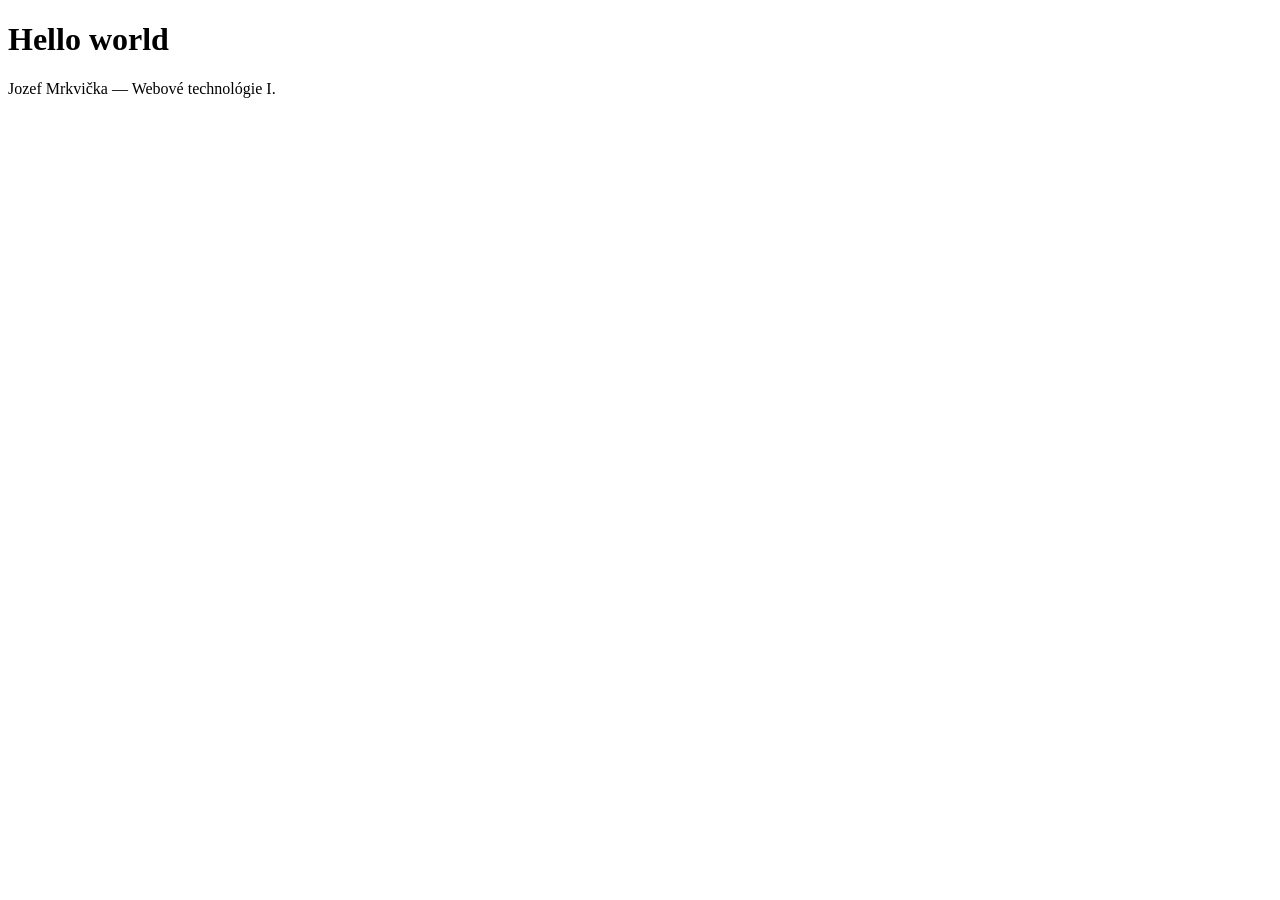
<file: index.html>
<!DOCTYPE html>
<html lang="sk">
  <head>
    <meta charset="UTF-8" />
    <meta name="viewport" content="width=device-width, initial-scale=1.0" />
    <title>Hello world</title>
  </head>
  <body>
    <h1>Hello world</h1>
    <p>Jozef Mrkvička — Webové technológie I.</p>
  </body>
</html>
</file>
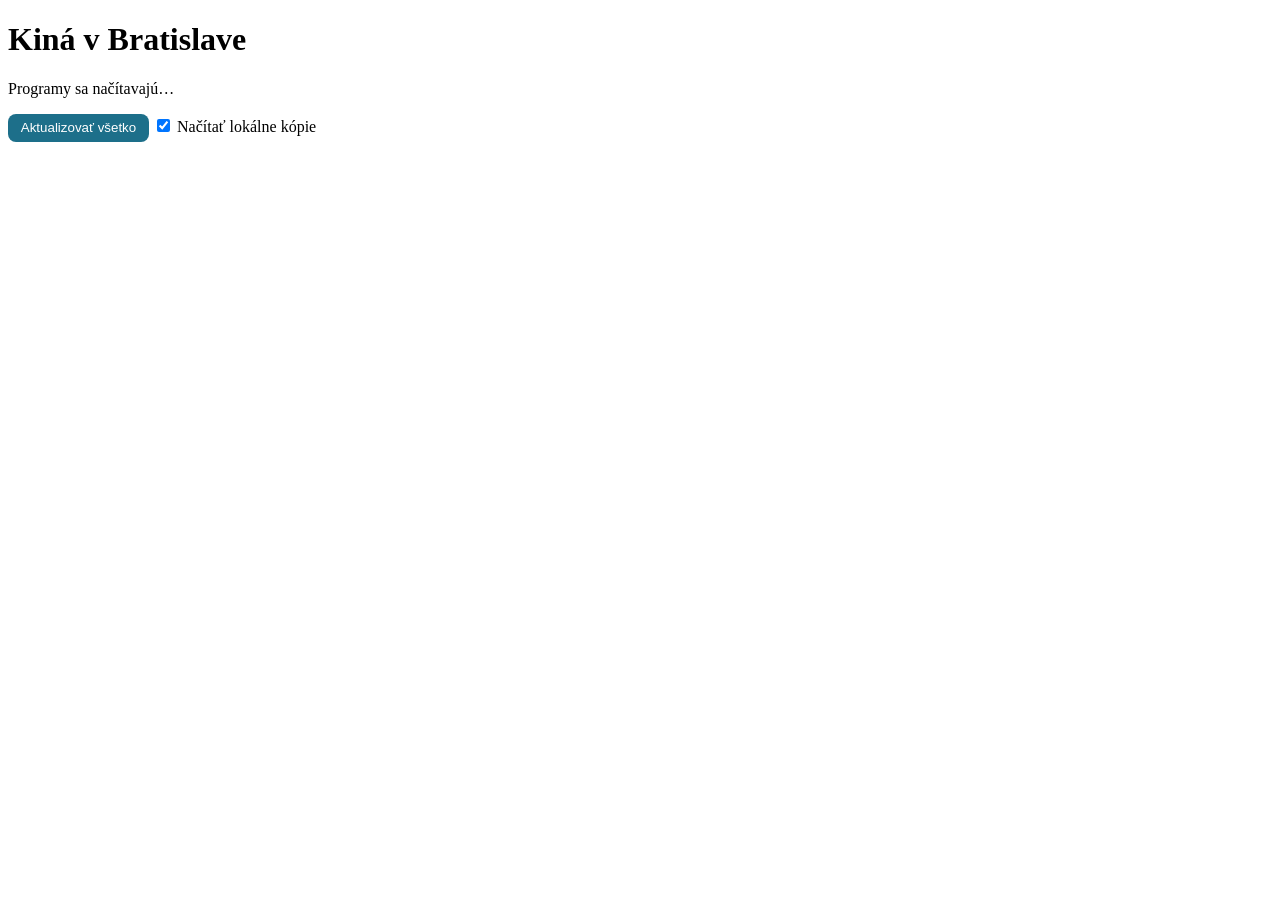
<file: cinemas/index.html>
<!doctype html>
<html lang="sk">
<head>
  <meta charset="utf-8">
  <meta name="viewport" content="width=device-width, initial-scale=1">
  <title>Kiná v Bratislave</title>
  <link rel="stylesheet" href="css/styles.css">
  <script src="js/parsers.js" defer></script>
  <script src="js/script.js" defer></script>
</head>
<body>
  <main class="container py-4">
    <h1>Kiná v Bratislave</h1>

    <p id="status">Programy sa načítavajú…</p>
    <p>
      <button id="refresh" type="button">Aktualizovať všetko</button>
      <label><input id="use-local" type="checkbox" checked> Načítať lokálne kópie</label>
    </p>

    <div id="filters" class="mb-3"></div>
    <div id="cards"></div>
  </main>
</body>
</html>
</file>
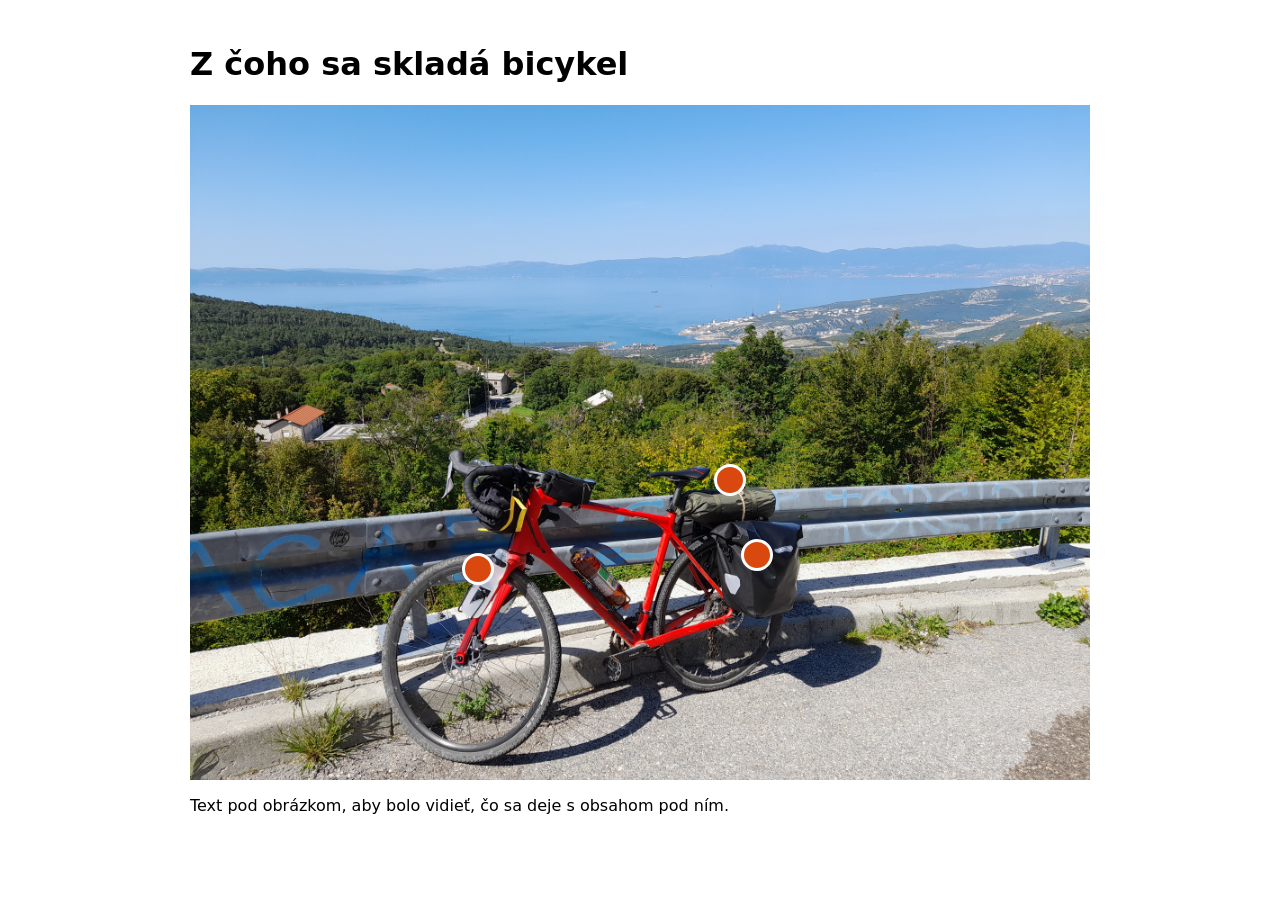
<file: positioning/index.html>
<!doctype html>
<html lang="sk">
<head>
  <meta charset="utf-8">
  <meta name="viewport" content="width=device-width, initial-scale=1">
  <title>Z čoho sa skladá bicykel</title>
  <link rel="stylesheet" href="css/styles.css">
</head>
<body>
  <main>
    <h1>Z čoho sa skladá bicykel</h1>

    <figure class="hotspot-image">
      <img src="img/my_image.jpg" alt="Ilustrácia bicykla z pravého boku" width="1000" height="600">

      <div class="hotspot hotspot--left" style="--x: 60%; --y: 55.5%">
        <button class="hotspot__dot" type="button" aria-label="Stan"></button>
        <div class="hotspot__panel">
          <h2>Stan</h2>
          <p>Stan na spánok počas cesty</p>
        </div>
      </div>

      <div class="hotspot hotspot--left" style="--x: 63%; --y: 66.75%">
        <button class="hotspot__dot" type="button" aria-label="Brašne"></button>
        <div class="hotspot__panel">
          <h2>Brašne</h2>
          <p>Počas dlhšej cesty je potrebné mať dostatočne veľké úložisko na batožinu.</p>
        </div>
      </div>

      <div class="hotspot" style="--x: 32%; --y: 68.75%">
        <button class="hotspot__dot" type="button" aria-label="Fľaše"></button>
        <div class="hotspot__panel">
          <h2>Dodatočné fľaše</h2>
          <p>Sú potrebné pri prechode cez miesta, kde nemusia byť blízko dostupné obchody.</p>
        </div>
      </div>
    </figure>

    <p>Text pod obrázkom, aby bolo vidieť, čo sa deje s obsahom pod ním.</p>
  </main>
</body>
</html>
</file>
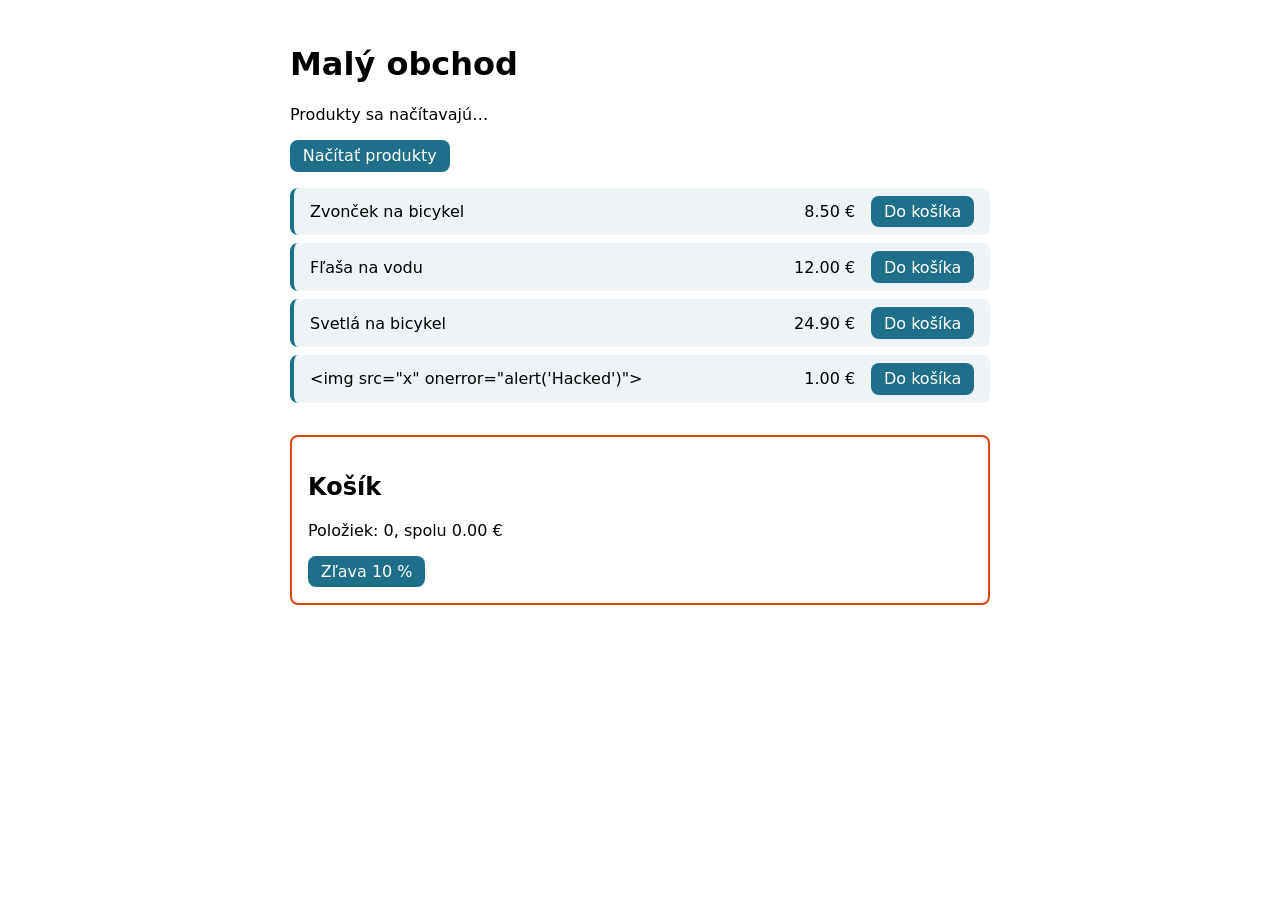
<file: shop/index.html>
<!doctype html>
<html lang="sk">
<head>
  <meta charset="utf-8">
  <meta name="viewport" content="width=device-width, initial-scale=1">
  <title>Malý obchod</title>
  <link rel="stylesheet" href="css/styles.css">
  <script src="js/script.js" defer></script>
</head>
<body>
  <main>
    <h1>Malý obchod</h1>

    <p id="status">Produkty sa načítavajú…</p>
    <button id="reload" type="button">Načítať produkty</button>

    <ul id="products" class="products">
    </ul>

    <section class="cart">
      <h2>Košík</h2>
      <p>Položiek: <span id="cart-count">0</span>, spolu <span id="cart-total">0.00</span> €</p>
      <button id="discount" type="button">Zľava 10 %</button>
    </section>
  </main>
</body>
</html>
</file>
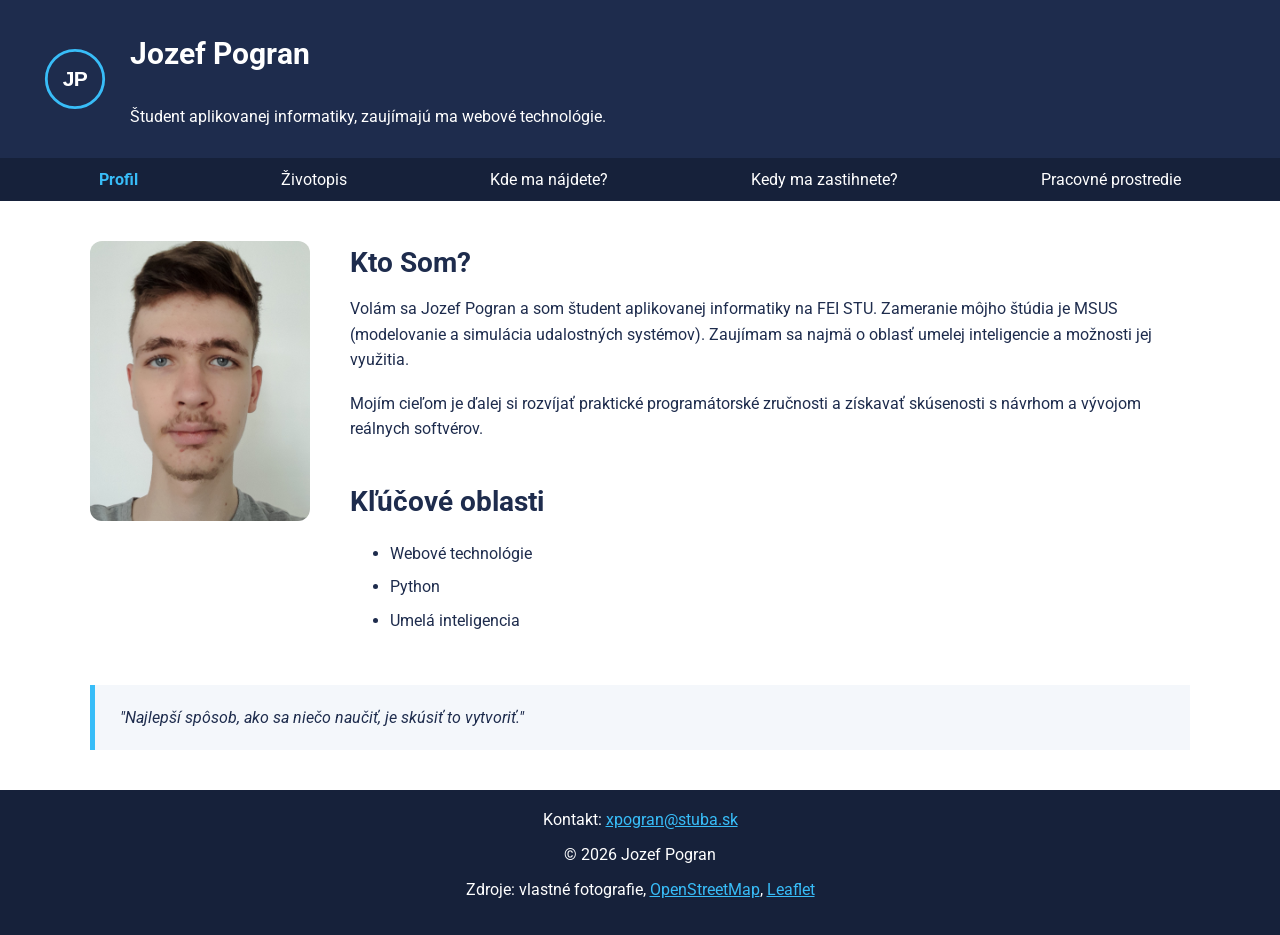
<file: Z1_Pogran/index.html>
<!DOCTYPE html>
<html lang="sk">

<head>
    <meta charset="UTF-8">
    <meta name="viewport" content="width=device-width, initial-scale=1.0">

    <title>Profil</title>

    <link rel="stylesheet" href="css/styles.css">
    <link rel="icon" href="favicon.ico">
</head>

<body>
    <header>
        <img src="img/monogram.svg" alt="JP monogram" class="monogram">

        <div class = "headerText">
            <h1>Jozef Pogran</h1>
            <p>Študent aplikovanej informatiky, zaujímajú ma webové technológie.</p>
        </div>
    </header>

    <nav>
        <input type="checkbox" id="menuToggle">

        <label for="menuToggle" class="hamburger">☰</label>
        
        <ul>
            <li><a href="index.html" class="active">Profil</a></li>
            <li><a href="pages/cv.html">Životopis</a></li>
            <li><a href="pages/map.html">Kde ma nájdete?</a></li>
            <li><a href="pages/schedule.html">Kedy ma zastihnete?</a></li>
            <li><a href="pages/workspace.html">Pracovné prostredie</a></li>
        </ul>
    </nav>

    <main>
        <img src="img/me.jpg" alt="Moja fotka" width="220" height="280" class="profilePhoto" loading="lazy">

        <h2>Kto Som?</h2>
        <p>
            Volám sa Jozef Pogran a som študent aplikovanej informatiky na FEI STU. 
            Zameranie môjho štúdia je MSUS (modelovanie a simulácia udalostných systémov). 
            Zaujímam sa najmä o oblasť umelej inteligencie a možnosti jej využitia. 
        </p>
        <p>
            Mojím cieľom je ďalej si rozvíjať praktické programátorské zručnosti
            a získavať skúsenosti s návrhom a vývojom reálnych softvérov.
        </p>

        <div class="keyAreas">
            <h2>Kľúčové oblasti</h2>
            <ul>
                <li>Webové technológie</li>
                <li>Python</li>
                <li>Umelá inteligencia</li>
            </ul>
        </div>

        <aside>
            <p>"Najlepší spôsob, ako sa niečo naučiť, je skúsiť to vytvoriť."</p>
        </aside>

    </main>

    <footer>
        <address>
            Kontakt:
            <a href="mailto:xpogran@stuba.sk">xpogran@stuba.sk</a>
        </address>

        <p>&copy; 2026 Jozef Pogran</p>

        <p>
            Zdroje: vlastné fotografie,
            <a href="https://www.openstreetmap.org/" target="_blank">OpenStreetMap</a>,
            <a href="https://leafletjs.com/" target="_blank">Leaflet</a>
        </p>
    </footer>
</body>
</html>
</file>
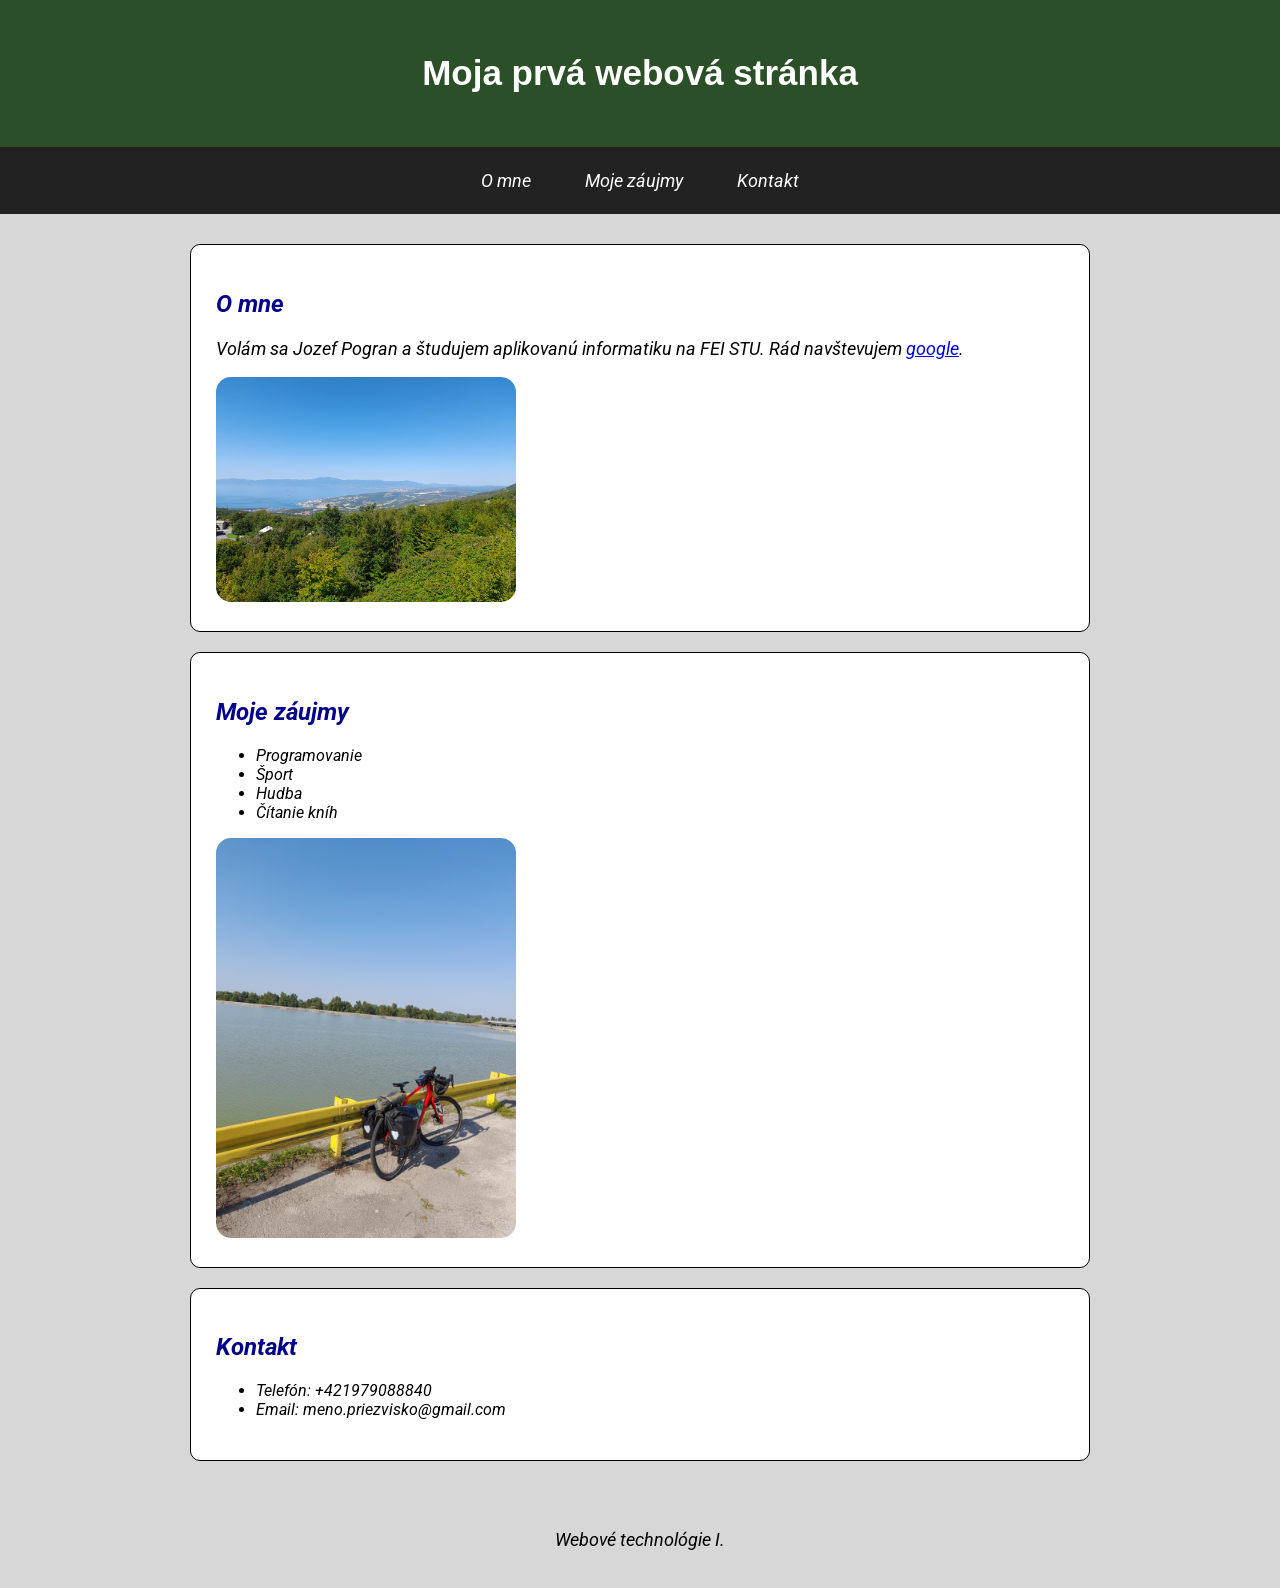
<file: zadanie2/index.html>
<!DOCTYPE html>
<html lang="sk">
<head>
    <meta charset="UTF-8">
    <meta name="viewport" content="width=device-width, initial-scale=1.0">

    <title>Moja stránka</title>

    <link rel="stylesheet" href="style.css">
</head>

<body>

    <header>
        <h1>Moja prvá webová stránka</h1>
    </header>

    <nav>
    <a href="#omne">O mne</a>
    <a href="#zaujmy">Moje záujmy</a>
    <a href="#kontakt">Kontakt</a>
    </nav>

    <main>

        <section id="omne">
            <h2>O mne</h2>

            <p>
                Volám sa Jozef Pogran a študujem aplikovanú informatiku na FEI STU. Rád navštevujem 
                <a href="https://www.google.com/" target="_blank" title="odkaz na google" class="googleLink">google</a>.
            </p>

            <img src="image.jpg" alt="Výhľad na more, pobrežie, krajinu zalesnenú kosodrevinou a kopce v diaľke">
        </section>

        <section id="zaujmy">
            <h2>Moje záujmy</h2>

            <ul>
                <li>Programovanie</li>
                <li>Šport</li>
                <li>Hudba</li>
                <li>Čítanie kníh</li>
            </ul>
            <img src="image2.jpg" alt="Obrazok bicykla, na ktorom sú brašne a v pozadí je vodná nádrž">
        </section>

        <section id="kontakt">
            <h2>Kontakt</h2>
            <ul>
                <li>Telefón: +421979088840</li>
                <li>Email: meno.priezvisko@gmail.com</li>
            </ul>

        </section>

    </main>

    <footer>
        <p>Webové technológie I.</p>
    </footer>

</body>
</html>
</file>
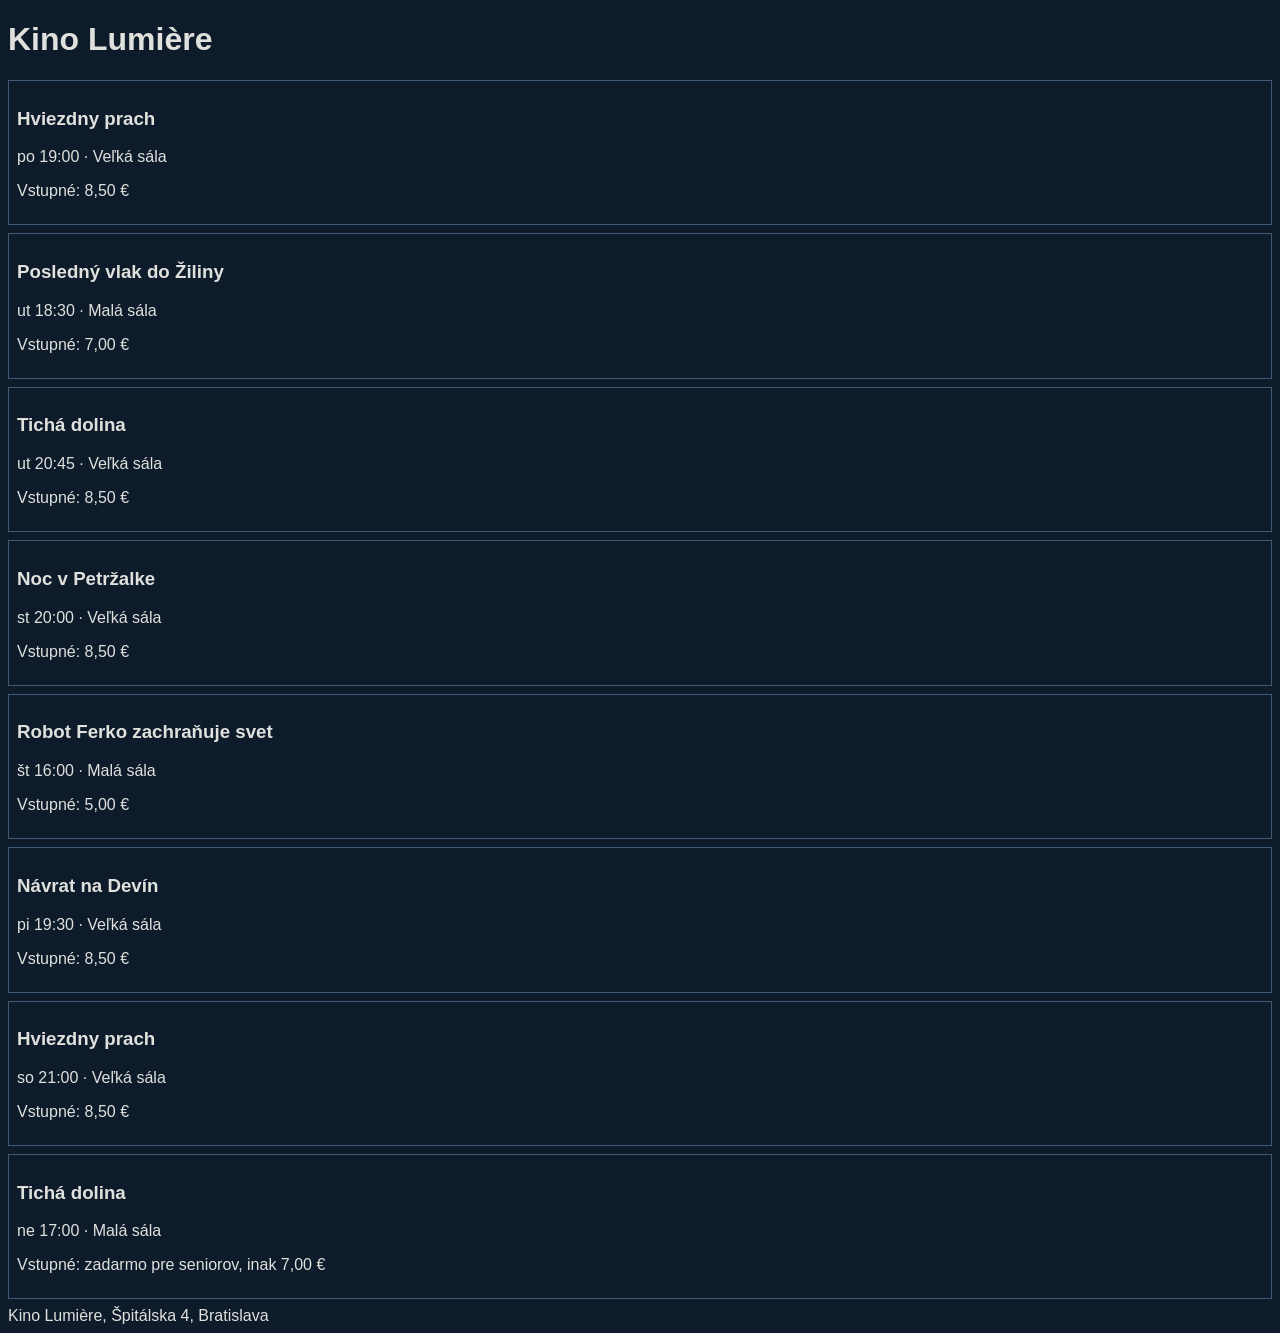
<file: cinemas/source/kino-lumiere.html>
<!DOCTYPE html>
<html lang="sk">
<head>
  <meta charset="utf-8">
  <title>Kino Lumière | Program</title>
  <style>
    body { font-family: "Trebuchet MS", sans-serif; background: #0d1b2a; color: #e0e1dd; }
    .predstavenie { border: 1px solid #415a77; margin: 8px 0; padding: 8px; }
  </style>
</head>
<body>
  <h1>Kino Lumière</h1>

  <div class="program">
    <article class="predstavenie" data-den="pondelok">
      <h3>Hviezdny prach</h3>
      <p><time datetime="2026-11-02T19:00">po 19:00</time> · <span class="miesto">Veľká sála</span></p>
      <p class="vstupne">Vstupné: 8,50 €</p>
    </article>

    <article class="predstavenie" data-den="utorok">
      <h3>Posledný vlak do Žiliny</h3>
      <p><time datetime="2026-11-03T18:30">ut 18:30</time> · <span class="miesto">Malá sála</span></p>
      <p class="vstupne">Vstupné: 7,00 €</p>
    </article>

    <article class="predstavenie" data-den="utorok">
      <h3>Tichá dolina</h3>
      <p><time datetime="2026-11-03T20:45">ut 20:45</time> · <span class="miesto">Veľká sála</span></p>
      <p class="vstupne">Vstupné: 8,50 €</p>
    </article>

    <article class="predstavenie" data-den="streda">
      <h3>Noc v Petržalke</h3>
      <p><time datetime="2026-11-04T20:00">st 20:00</time> · <span class="miesto">Veľká sála</span></p>
      <p class="vstupne">Vstupné: 8,50 €</p>
    </article>

    <article class="predstavenie" data-den="stvrtok">
      <h3>Robot Ferko zachraňuje svet</h3>
      <p><time datetime="2026-11-05T16:00">št 16:00</time> · <span class="miesto">Malá sála</span></p>
      <p class="vstupne">Vstupné: 5,00 €</p>
    </article>

    <article class="predstavenie" data-den="piatok">
      <h3>Návrat na Devín</h3>
      <p><time datetime="2026-11-06T19:30">pi 19:30</time> · <span class="miesto">Veľká sála</span></p>
      <p class="vstupne">Vstupné: 8,50 €</p>
    </article>

    <article class="predstavenie" data-den="sobota">
      <h3>Hviezdny prach</h3>
      <p><time datetime="2026-11-07T21:00">so 21:00</time> · <span class="miesto">Veľká sála</span></p>
      <p class="vstupne">Vstupné: 8,50 €</p>
    </article>

    <article class="predstavenie" data-den="nedela">
      <h3>Tichá dolina</h3>
      <p><time datetime="2026-11-08T17:00">ne 17:00</time> · <span class="miesto">Malá sála</span></p>
      <p class="vstupne">Vstupné: zadarmo pre seniorov, inak 7,00 €</p>
    </article>
  </div>

  <footer>Kino Lumière, Špitálska 4, Bratislava</footer>
</body>
</html>
</file>
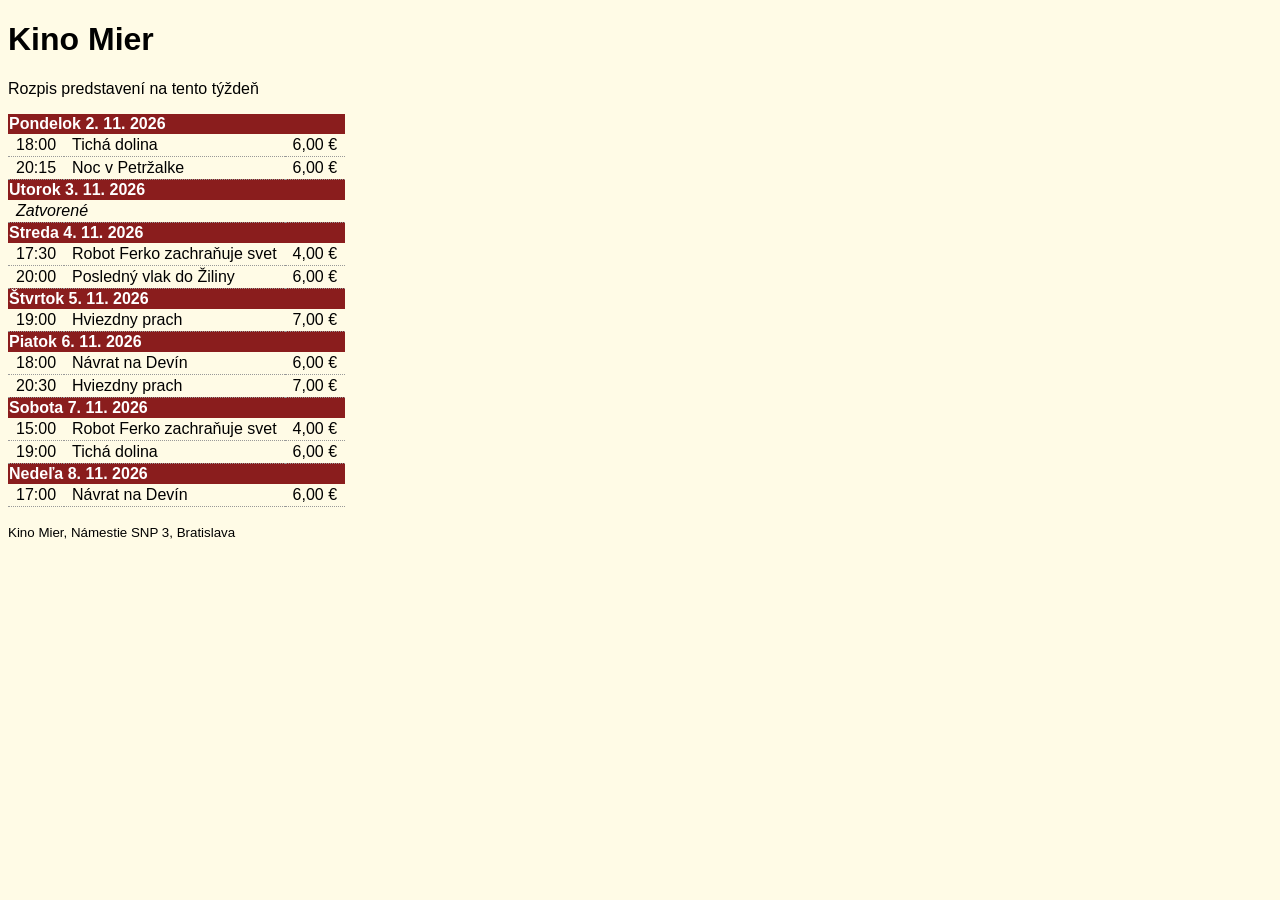
<file: cinemas/source/kino-mier.html>
<!DOCTYPE html>
<html lang="sk">
<head>
  <meta charset="utf-8">
  <title>Kino Mier – rozpis predstavení</title>
  <style>
    body { font-family: Verdana, sans-serif; background: #fffbe6; }
    table.rozpis { border-collapse: collapse; }
    table.rozpis th { background: #8a1d1d; color: #fff; text-align: left; }
    table.rozpis td { border-bottom: 1px dotted #999; padding: 2px 8px; }
  </style>
</head>
<body>
  <h1>Kino Mier</h1>
  <p>Rozpis predstavení na tento týždeň</p>

  <table class="rozpis">
    <tbody>
      <tr class="den"><th colspan="3">Pondelok 2. 11. 2026</th></tr>
      <tr><td>18:00</td><td>Tichá dolina</td><td>6,00 €</td></tr>
      <tr><td>20:15</td><td>Noc v Petržalke</td><td>6,00 €</td></tr>

      <tr class="den"><th colspan="3">Utorok 3. 11. 2026</th></tr>
      <tr><td colspan="3"><em>Zatvorené</em></td></tr>

      <tr class="den"><th colspan="3">Streda 4. 11. 2026</th></tr>
      <tr><td>17:30</td><td>Robot Ferko zachraňuje svet</td><td>4,00 €</td></tr>
      <tr><td>20:00</td><td>Posledný vlak do Žiliny</td><td>6,00 €</td></tr>

      <tr class="den"><th colspan="3">Štvrtok 5. 11. 2026</th></tr>
      <tr><td>19:00</td><td>Hviezdny prach</td><td>7,00 €</td></tr>

      <tr class="den"><th colspan="3">Piatok 6. 11. 2026</th></tr>
      <tr><td>18:00</td><td>Návrat na Devín</td><td>6,00 €</td></tr>
      <tr><td>20:30</td><td>Hviezdny prach</td><td>7,00 €</td></tr>

      <tr class="den"><th colspan="3">Sobota 7. 11. 2026</th></tr>
      <tr><td>15:00</td><td>Robot Ferko zachraňuje svet</td><td>4,00 €</td></tr>
      <tr><td>19:00</td><td>Tichá dolina</td><td>6,00 €</td></tr>

      <tr class="den"><th colspan="3">Nedeľa 8. 11. 2026</th></tr>
      <tr><td>17:00</td><td>Návrat na Devín</td><td>6,00 €</td></tr>
    </tbody>
  </table>

  <p><small>Kino Mier, Námestie SNP 3, Bratislava</small></p>
</body>
</html>
</file>
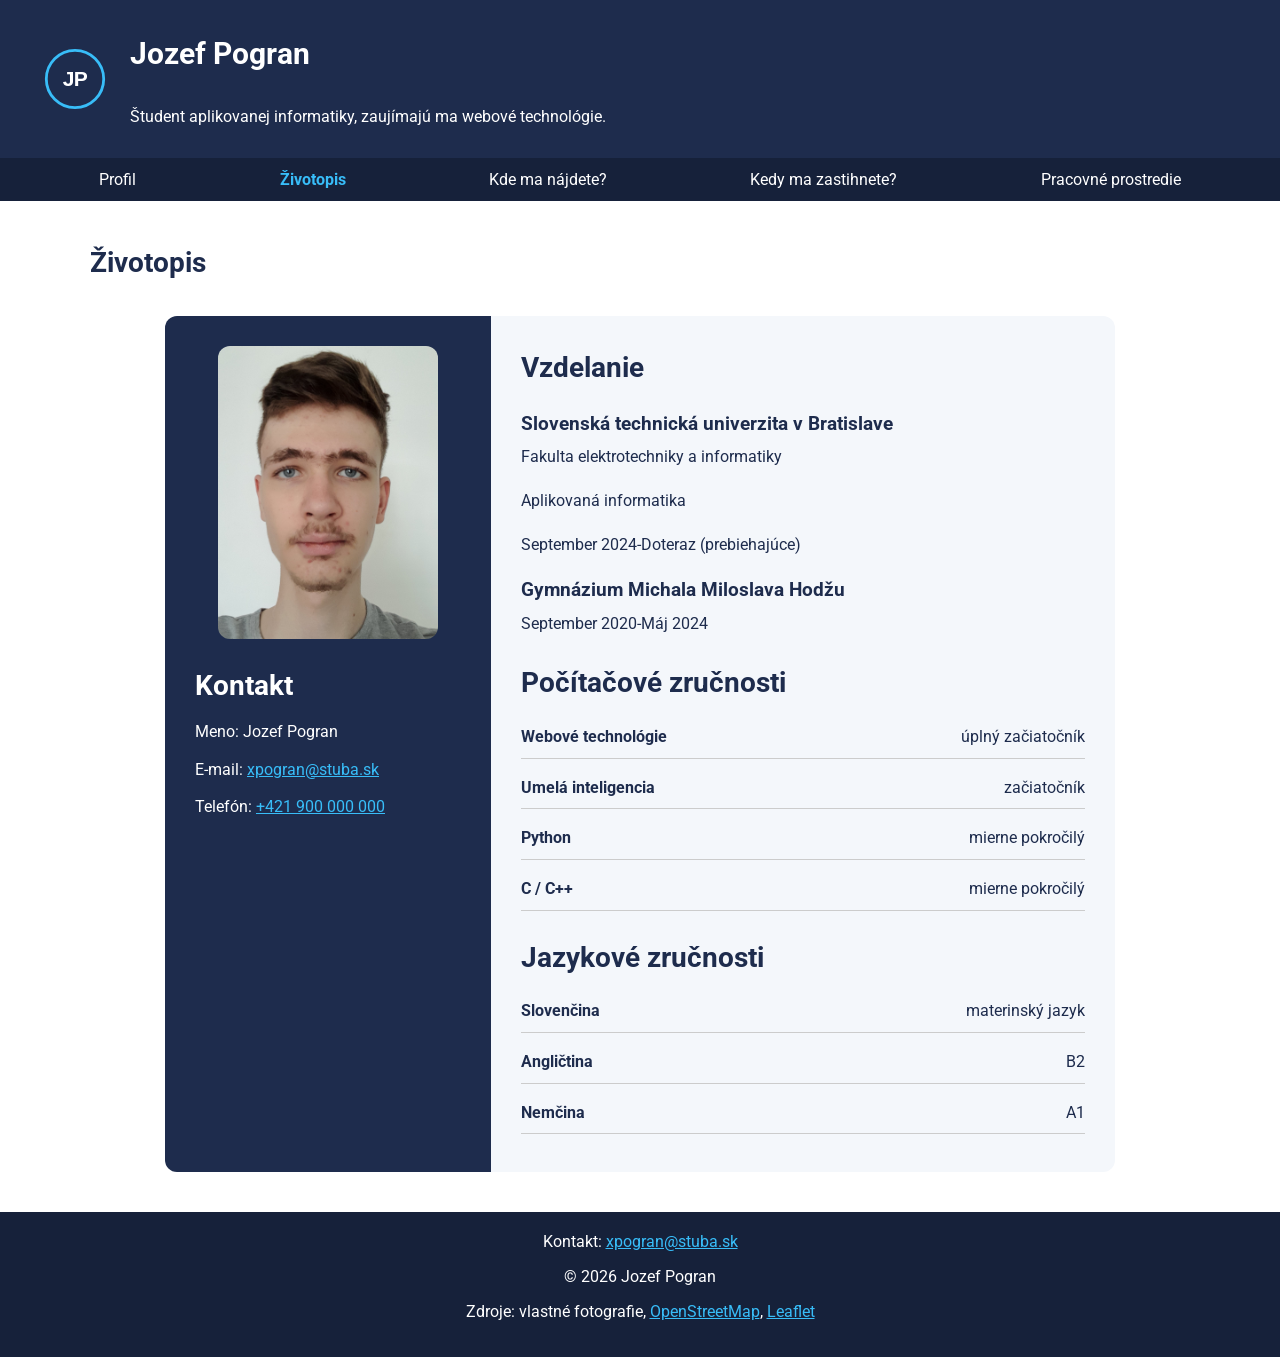
<file: Z1_Pogran/pages/cv.html>
<!DOCTYPE html>
<html lang="sk">
<head>
    <meta charset="UTF-8">
    <meta name="viewport" content="width=device-width, initial-scale=1.0">

    <title>Životopis</title>

    <link rel="stylesheet" href="../css/styles.css">
    <link rel="stylesheet" href="../css/print.css">
    <link rel="icon" href="../favicon.ico">
</head>

<body>
    <header>
        <img src="../img/monogram.svg" alt="JP monogram" class="monogram">

        <div class = "headerText">
            <h1>Jozef Pogran</h1>
            <p>Študent aplikovanej informatiky, zaujímajú ma webové technológie.</p>
        </div>
    </header>

    <nav>
        <input type="checkbox" id="menuToggle">

        <label for="menuToggle" class="hamburger">☰</label>

        <ul>
            <li><a href="../index.html">Profil</a></li>
            <li><a href="cv.html"  class="active">Životopis</a></li>
            <li><a href="map.html">Kde ma nájdete?</a></li>
            <li><a href="schedule.html">Kedy ma zastihnete?</a></li>
            <li><a href="workspace.html">Pracovné prostredie</a></li>
        </ul>
    </nav>

    <main>
        <h2>Životopis</h2>

        <div class="cv">

            <section class="cvLeft">

                <img src="../img/me.jpg" alt="Moja fotografia" width="220" height="220" class="cvPhoto">

                <h2>Kontakt</h2>

                <address>
                    <p>
                        Meno: Jozef Pogran
                    </p>
                    
                    <p>
                        E-mail: <a href="mailto:xpogran@stuba.sk">xpogran@stuba.sk</a>
                    </p>

                    <p>
                        Telefón: <a href="tel:+421900000000"> +421 900 000 000</a>
                    </p>
                </address>

            </section>


            <section class="cvRight">

                <h2>Vzdelanie</h2>

                <article>
                    <h3>Slovenská technická univerzita v Bratislave</h3>
                    <p>
                        Fakulta elektrotechniky a informatiky
                    </p>
                    <p>
                        Aplikovaná informatika
                    </p>
                    <p>
                        September 2024-Doteraz (prebiehajúce)
                    </p>

                    <h3>Gymnázium Michala Miloslava Hodžu</h3>
                    <p>
                        September 2020-Máj 2024
                    </p>
                </article>


                <h2>Počítačové zručnosti</h2>

                <ul class="skillList">
                    <li>
                        <strong>Webové technológie</strong>
                        <span>úplný začiatočník</span>
                    </li>

                    <li>
                        <strong>Umelá inteligencia</strong>
                        <span>začiatočník</span>
                    </li>

                    <li>
                        <strong>Python</strong>
                        <span>mierne pokročilý</span>
                    </li>

                    <li>
                        <strong>C / C++</strong>
                        <span>mierne pokročilý</span>
                    </li>
                </ul>


                <h2>Jazykové zručnosti</h2>

                <ul class="skillList">
                    <li>
                        <strong>Slovenčina</strong>
                        <span>materinský jazyk</span>
                    </li>

                    <li>
                        <strong>Angličtina</strong>
                        <span>B2</span>
                    </li>

                    <li>
                        <strong>Nemčina</strong>
                        <span>A1</span>
                    </li>
                </ul>

            </section>

        </div>
    </main>

    <footer>
        <address>
            Kontakt:
            <a href="mailto:xpogran@stuba.sk">xpogran@stuba.sk</a>
        </address>

        <p>&copy; 2026 Jozef Pogran</p>

        <p>
            Zdroje: vlastné fotografie,
            <a href="https://www.openstreetmap.org/" target="_blank">OpenStreetMap</a>,
            <a href="https://leafletjs.com/" target="_blank">Leaflet</a>
        </p>
    </footer>

</body>
</html>
</file>
<file: cinemas/css/styles.css>
:root {
  --color-brand: #1d6f8a;
}

button {
  padding: 0.4rem 0.8rem;
  border: 0;
  border-radius: 0.5rem;
  background: var(--color-brand);
  color: #ffffff;
  cursor: pointer;
}

button:disabled {
  opacity: 0.5;
  cursor: progress;
}
</file>
<file: positioning/css/styles.css>
:root {
  --color-brand: #1d6f8a;
  --color-accent: #d9480f;
  --color-surface: #ffffff;
  --color-shadow: rgb(0 0 0 / 0.18);
  --radius: 0.5rem;
  --space: 1rem;
  --dot-size: 2rem;
}

main {
  max-width: 900px;
  margin: 0 auto;
  padding: var(--space);
  font-family: system-ui, sans-serif;
}

.hotspot-image {
  position: relative;
  margin: 0;
}

.hotspot-image img {
  width: 100%;
  height: auto;
  display: block;
}

.hotspot {
  position: absolute;
  left: var(--x);
  top: var(--y);
  transform: translate(-50%, -50%);

  width: var(--dot-size);
  height: var(--dot-size);
}

.hotspot__dot {
  width: 100%;
  height: 100%;
  padding: 0;
  border: 3px solid var(--color-surface);
  border-radius: 50%;
  background: var(--color-accent);
  cursor: pointer;
}

.hotspot__panel {
  position: absolute;
  top: 100%;
  left: 0;
  width: 16rem;

  padding: var(--space);
  background: var(--color-surface);
  border-left: 4px solid var(--color-brand);
  border-radius: var(--radius);
  box-shadow: 0 0.5rem 1.5rem var(--color-shadow);

  opacity: 0;
  visibility: hidden;

  transition:
    opacity 0.3s,
    visibility 0.3s;
}

.hotspot__panel h2 {
  margin: 0 0 0.25rem;
  font-size: 1rem;
}

.hotspot__panel p {
  margin: 0;
}

.hotspot:hover,
.hotspot:focus-within {
  z-index: 10;
}

.hotspot:hover .hotspot__panel,
.hotspot:focus-within .hotspot__panel {
  opacity: 1;
  visibility: visible;
}

.hotspot--left .hotspot__panel {
  left: auto;
  right: 0;
}

@media (max-width: 768px) {
  @media (max-width: 768px) {

  .hotspot-image {
    margin-bottom: 9rem;
  }

  .hotspot {
    position: static;
    width: auto;
    height: 0;
    transform: none;
  }

  .hotspot__dot {
    position: absolute;
    left: var(--x);
    top: var(--y);
    width: var(--dot-size);
    height: var(--dot-size);
    transform: translate(-50%, -50%);
  }

  .hotspot-image .hotspot__panel {
    top: 100%;
    left: 0;
    right: 0;
    width: auto;
    height: 8rem;
    overflow: auto;
  }

  .hotspot-image:not(:has(.hotspot:hover, .hotspot:focus-within))
    .hotspot:first-of-type
    .hotspot__panel {
    opacity: 1;
    visibility: visible;
  } 

  .hotspot-image:has(.hotspot:hover)
    .hotspot:not(:hover)
    .hotspot__panel {
    opacity: 0;
    visibility: hidden;
  }
}
}
</file>
<file: shop/css/styles.css>
:root {
  --color-brand: #1d6f8a;
  --color-accent: #d9480f;
  --color-muted: #eef3f6;
  --radius: 0.5rem;
  --space: 1rem;
}

main {
  max-width: 700px;
  margin: 0 auto;
  padding: var(--space);
  font-family: system-ui, sans-serif;
}

.products {
  display: grid;
  gap: 0.5rem;
  padding: 0;
  list-style: none;
}

.products li {
  display: flex;
  align-items: center;
  gap: var(--space);
  padding: 0.5rem var(--space);
  background: var(--color-muted);
  border-left: 4px solid var(--color-brand);
  border-radius: var(--radius);
}

.products li span:first-child {
  flex: 1;
}

button {
  padding: 0.4rem 0.8rem;
  border: 0;
  border-radius: var(--radius);
  background: var(--color-brand);
  color: #ffffff;
  font: inherit;
  cursor: pointer;
}

button:disabled {
  opacity: 0.5;
  cursor: progress;
}

.cart {
  margin-top: 2rem;
  padding: var(--space);
  border: 2px solid var(--color-accent);
  border-radius: var(--radius);
}
</file>
<file: Z1_Pogran/css/styles.css>
/* Main values used across the whole website */
:root {
    --brand-primary: #1e2c4d;
    --brand-secondary: #16213a;
    --accent: #38bdf8;

    --text-color: #1e2c4d;
    --background: #ffffff;
    --background-secondary: #f4f7fb;

    --radius: 12px;
    --space: 20px;

    --hotspot-size: 38px;
    --shadow: rgb(0 0 0 / 0.18);
}


/* Fonts */

@font-face {
    font-family: "Roboto";
    src: url("../fonts/Roboto-Bold.ttf") format("truetype");
    font-weight: 700;
    font-style: normal;
}

@font-face {
    font-family: "Roboto";
    src: url("../fonts/Roboto-Regular.ttf") format("truetype");
    font-weight: 400;
    font-style: normal;
}

@font-face {
    font-family: "Roboto-Italic";
    src: url("../fonts/Roboto-Italic.ttf") format("truetype");
    font-weight: 400;
    font-style: normal;
}


/* Whole page */

body {
    margin: 0;

    font-family: "Roboto", Arial, Helvetica, sans-serif;
    font-weight: 400;

    color: var(--text-color);
    background-color: var(--background);
}


/* Header */

header {
    display: flex;
    align-items: center;
    gap: 20px;

    padding: 16px 40px;

    background-color: var(--brand-primary);
    color: white;
}

.monogram {
    width: 70px;
    height: 70px;

    flex: 0 0 70px;

    object-fit: contain;
    display: block;
}

.headerText {
    display: flex;
    flex-direction: column;
}

.headerText h1 {
    font-family: "Roboto", sans-serif;
    font-size: 30px;
    font-weight: 700;
}


/* Navigation */

nav {
    padding: 12px 40px;

    background-color: var(--brand-secondary);
}

nav ul {
    display: flex;
    justify-content: space-around;
    gap: 25px;

    list-style: none;

    margin: 0;
    padding: 0;
}

nav a {
    color: white;
    text-decoration: none;
}

nav a:hover,
nav a.active {
    color: var(--accent);
    font-weight: 700;
}

/* Hamburger is hidden on normal screens */
#menuToggle {
    display: none;
}

.hamburger {
    display: none;
}

/* Main content */

main {
    max-width: 1100px;

    margin: 40px auto;
    padding: 0 30px;

    line-height: 1.6;
    color: var(--text-color);
}

main h2 {
    margin-top: 20px;
    margin-bottom: 10px;

    font-size: 28px;
    color: var(--text-color);
}

main p {
    margin-top: 0;
    margin-bottom: 18px;

    font-size: 16px;
}


/* Profile page */

.profilePhoto {
    float: left;

    

    object-fit: cover;

    margin: 0 40px 20px 0;

    border-radius: var(--radius);
}

.keyAreas {
    overflow: hidden;
}

main li {
    margin-bottom: 8px;
}


/* Quote */

aside {
    clear: both;

    margin-top: 35px;
    padding: 20px 25px;

    border-left: 5px solid var(--accent);
    background-color: var(--background-secondary);

    font-family: "Roboto-Italic";
    font-size: 18px;
}

aside p {
    margin: 0;
}


/* Footer */

footer {
    margin-top: 40px;
    padding: 20px 40px;

    background-color: var(--brand-secondary);
    color: white;

    text-align: center;
}

footer a {
    color: var(--accent);
}

footer address {
    margin-bottom: 10px;

    font-style: normal;
}


/* Workspace image */

.hotspot-image {
    position: relative;

    max-width: 900px;

    margin: 30px auto;
}

.hotspot-image img {
    width: 100%;
    height: auto;

    display: block;

    border-radius: var(--radius);
}


/* Hotspot position */

.hotspot {
    position: absolute;

    left: var(--x);
    top: var(--y);

    width: var(--hotspot-size);
    height: var(--hotspot-size);

    transform: translate(-50%, -50%);
}


/* The circle on the image */

.hotspot__dot {
    width: 100%;
    height: 100%;

    padding: 0;

    border: 3px solid white;
    border-radius: 50%;

    background-color: var(--accent);
    color: white;

    font-family: "Roboto", sans-serif;
    font-weight: 700;

    cursor: pointer;
}


/* Description shown next to a hotspot */

.hotspot__panel {
    position: absolute;

    top: 100%;
    left: 0;

    width: 220px;

    padding: var(--space);

    background-color: var(--brand-secondary);
    color: white;

    border-radius: var(--radius);

    box-shadow: 0 0.5rem 1.5rem var(--shadow);

    opacity: 0;
    visibility: hidden;

    transition:
        opacity 0.3s,
        visibility 0.3s;
}

.hotspot__panel h3 {
    margin: 0 0 8px;
}

.hotspot__panel p {
    margin: 0;
}


/* Show panel when mouse or keyboard is on the hotspot */

.hotspot:hover,
.hotspot:focus-within {
    z-index: 10;
}

.hotspot:hover .hotspot__panel,
.hotspot:focus-within .hotspot__panel {
    opacity: 1;
    visibility: visible;
}


/* Panels on the right side open towards the left */

.hotspot--left .hotspot__panel {
    left: auto;
    right: 0;
}


/* Map */

#map {
    width: 100%;
    height: 500px;

    margin-top: 20px;
    margin-bottom: 20px;

    border-radius: var(--radius);
}


/* Controls under the map */

.mapControls {
    margin-top: 25px;
    padding: var(--space);

    background-color: var(--background-secondary);

    border-radius: var(--radius);
}

.mapControls label {
    margin-right: 5px;
}

.mapControls select,
.mapControls button {
    padding: 8px;
    margin: 5px 10px 5px 0;
}

#distanceResult {
    margin-top: 15px;

    font-weight: 700;
}

/* Schedule */

.scheduleWrapper {
    width: 100%;
    overflow-x: auto;
    margin-top: 20px;
}

#scheduleTable {
    width: 100%;
    min-width: 1100px;

    border-collapse: collapse;
    table-layout: fixed;
}

#scheduleTable th,
#scheduleTable td {
    border: 1px solid var(--brand-primary);

    padding: 10px;

    text-align: center;
    vertical-align: middle;
}

#scheduleTable thead th {
    background-color: var(--brand-primary);
    color: white;
}


/* alternating rows */

#scheduleTable tbody tr:nth-of-type(even) {
    background-color: var(--background-secondary);
}

#scheduleTable tbody tr:nth-of-type(odd) {
    background-color: var(--background);
}


/* all lesson cells */

.lesson {
    transition:
        opacity 0.2s,
        background-color 0.2s;
}

.lesson strong,
.lesson span {
    display: block;
}


/* lectures */

.lesson.lecture {
    background-color: #dbeafe;
}


/* exercises */

.lesson.exercise {
    background-color: #dcfce7;
}


/* physical education */

.lesson.physical {
    background-color: #fef3c7;
}


/* lesson currently happening */

.lesson.currentLesson {
    outline: 4px solid var(--accent);
    outline-offset: -4px;

    font-weight: 700;
}


/* hidden lesson after filtering */

.lesson.filteredOut {
    opacity: 0;
}


/* filter buttons */

.scheduleFilters {
    display: flex;
    gap: 10px;

    margin: 20px 0;
}

.filterButton {
    padding: 10px 18px;

    border: 2px solid var(--brand-secondary);
    border-radius: var(--radius);

    background-color: var(--background);
    color: var(--brand-secondary);

    font-family: "Roboto", sans-serif;

    cursor: pointer;
}

.filterButton:hover,
.filterButton.active {
    background-color: var(--brand-secondary);
    color: var(--accent);

    font-weight: 700;
}


/* filter message */

#filterMessage {
    min-height: 24px;

    font-weight: 700;
}


/* semester progress */

.semesterProgress {
    margin-top: 30px;
}

.progressBackground {
    width: 100%;
    height: 24px;

    overflow: hidden;

    background-color: var(--background-secondary);

    border: 1px solid var(--brand-primary);
    border-radius: var(--radius);
}

#semesterProgressBar {
    width: 0;
    height: 100%;

    background-color: var(--accent);

    transition: width 0.4s;
}

#semesterProgressText {
    margin-top: 8px;

    font-weight: 700;
}

/* CV */

.cv {
    display: flex;

    max-width: 950px;
    margin: 30px auto;

    border-radius: var(--radius);
    overflow: hidden;
}


/* Left side of CV */

.cvLeft {
    width: 32%;

    padding: 30px;

    background-color: var(--brand-primary);
    color: white;
}

.cvPhoto {
    width: 100%;
    max-width: 220px;
    height: auto;

    display: block;

    margin: 0 auto 25px;

    object-fit: cover;

    border-radius: var(--radius);
}

.cvLeft h2 {
    color: white;
}

.cvLeft address {
    font-style: normal;
}

.cvLeft address p {
    margin-bottom: 12px;
}

.cvLeft a {
    color: var(--accent);
}


/* Right side of CV */

.cvRight {
    width: 68%;

    padding: 30px;

    background-color: var(--background-secondary);
}

.cvRight h2 {
    margin-top: 25px;

    color: var(--brand-primary);
}

.cvRight h2:first-child {
    margin-top: 0;
}

.cvRight h3 {
    margin-bottom: 5px;
}


/* Skills */

.skillList {
    margin: 0;
    padding: 0;

    list-style: none;
}

.skillList li {
    display: flex;
    justify-content: space-between;

    gap: 20px;

    padding: 8px 0;

    border-bottom: 1px solid #ccc;
}

.skillList span {
    text-align: right;
}

/* Mobile */

@media (max-width: 768px) {

    /* Map */

    #map {
        height: 350px;
    }

    .mapControls select,
    .mapControls button {
        display: block;

        width: 100%;

        margin: 8px 0;
    }


    /* Workspace */

    .hotspot-image {
        margin-bottom: 9rem;
    }

    /*
       The hotspot container is no longer shown over the image.
       Only the hotspot button stays positioned over the image.
    */
    .hotspot {
        position: static;

        width: auto;
        height: 0;

        transform: none;
    }

    .hotspot__dot {
        position: absolute;

        left: var(--x);
        top: var(--y);

        width: var(--hotspot-size);
        height: var(--hotspot-size);

        transform: translate(-50%, -50%);
    }

    /*
       Every panel now appears in the same place directly under the image.
    */
    .hotspot-image .hotspot__panel {
        top: 100%;
        left: 0;
        right: 0;

        width: auto;
        height: 8rem;

        overflow: auto;
    }

    /*
       On mobile it doesnt matter if a panel opens left or right.
    */
    .hotspot--left .hotspot__panel {
        left: 0;
        right: 0;
    }

    /*
       If nothing is selected, show the first panel.
    */
    .hotspot-image:not(:has(.hotspot:hover, .hotspot:focus-within))
        .hotspot:first-of-type
        .hotspot__panel {

        opacity: 1;
        visibility: visible;
    }

    /*
       If the mouse is over one hotspot, hide all other panels.
    */
    .hotspot-image:has(.hotspot:hover)
        .hotspot:not(:hover)
        .hotspot__panel {

        opacity: 0;
        visibility: hidden;
    }

    /* Hamburger menu */
    nav {
        padding: 10px 20px;
    }

    .hamburger {
        display: block;

        color: white;
        font-size: 30px;

        cursor: pointer;
    }

    nav ul {
        display: none;

        flex-direction: column;
        gap: 0;

        margin-top: 10px;
    }

    nav li {
        margin: 0;
    }

    nav a {
        display: block;

        padding: 10px 0;
    }

    /* Show menu when checkbox is checked */
    #menuToggle:checked + .hamburger + ul {
        display: flex;
    }

    /* Schedule */
    #scheduleTable {
        font-size: 12px;
    }

    #scheduleTable th,
    #scheduleTable td {
        padding: 6px;
    }

    .scheduleFilters {
        flex-direction: column;
    }

    .filterButton {
        width: 100%;
    }
}
</file>
<file: zadanie2/style.css>
@font-face {
    font-family: "MojFont";
    src: url("font.ttf") format("truetype");
}

body {
    font-family: "MojFont", sans-serif;
    background-color: #d8d7d7;
    margin: 0;
}

header {
    background-color: #2b4f26;
    color: white;
    padding: 30px;
    text-align: center;
}

main {
    width: 80%;
    max-width: 900px;
    margin: 30px auto;
}

h1 {
    font-family: Arial, Helvetica, sans-serif;
    font-size: 35px;
}

h2 {
    color: darkblue;
}

p {
    font-size: 18px;
    /* text-align: center; */
}

.googleLink:hover {
    color:crimson;
}

section {
    background-color: white;
    padding: 25px;
    margin-bottom: 20px;
    border-radius: 10px;
    border: 1px solid black;
}

img {
    width: 300px;
    max-width: 100%;
    border-radius: 15px;
}

img:hover {
    opacity: 0.85;
}

footer {
    text-align: center;
    padding: 20px;
}


nav {
    display: flex;
    justify-content: center;
    gap: 30px;

    background-color: #222;
    color: gray;
    padding: 15px;
}

nav a {
    color: white;
    text-decoration: none;
    font-size: 18px;
    padding: 8px 12px;
    border-radius: 6px;
}

nav a:hover {
    background-color: #444;
}
</file>
<file: Z1_Pogran/css/print.css>
@media print {

    /* Hide navigation completely */
    nav {
        display: none;
    }

    /* Remove decorative dark backgrounds */
    header,
    footer,
    .cvLeft,
    .cvRight {
        background: white;
        color: black;
    }

    /* Remove unnecessary decoration */
    .cv {
        box-shadow: none;
        border-radius: 0;
    }

    /* Make links print normally */
    a {
        color: black;
        text-decoration: none;
    }

    /* Make the page more compact */
    body {
        margin: 0;
        font-size: 11pt;
    }

    main {
        max-width: none;
        margin: 0;
        padding: 0;
    }

    /* Keep CV as two columns */
    .cv {
        display: flex;
        margin: 0;
    }

    .cvLeft {
        width: 30%;
        padding: 15px;
        border-right: 1px solid black;
    }

    .cvRight {
        width: 70%;
        padding: 15px;
    }

    /* Smaller photo so it fits on one page */
    .cvPhoto {
        max-width: 140px;
        height: auto;
    }

    /* Reduce spacing */
    h1,
    h2,
    h3,
    p {
        margin-top: 4px;
        margin-bottom: 4px;
    }

    .skillList li {
        padding: 3px 0;
    }

    footer {
        display: none;
    }
}
</file>
